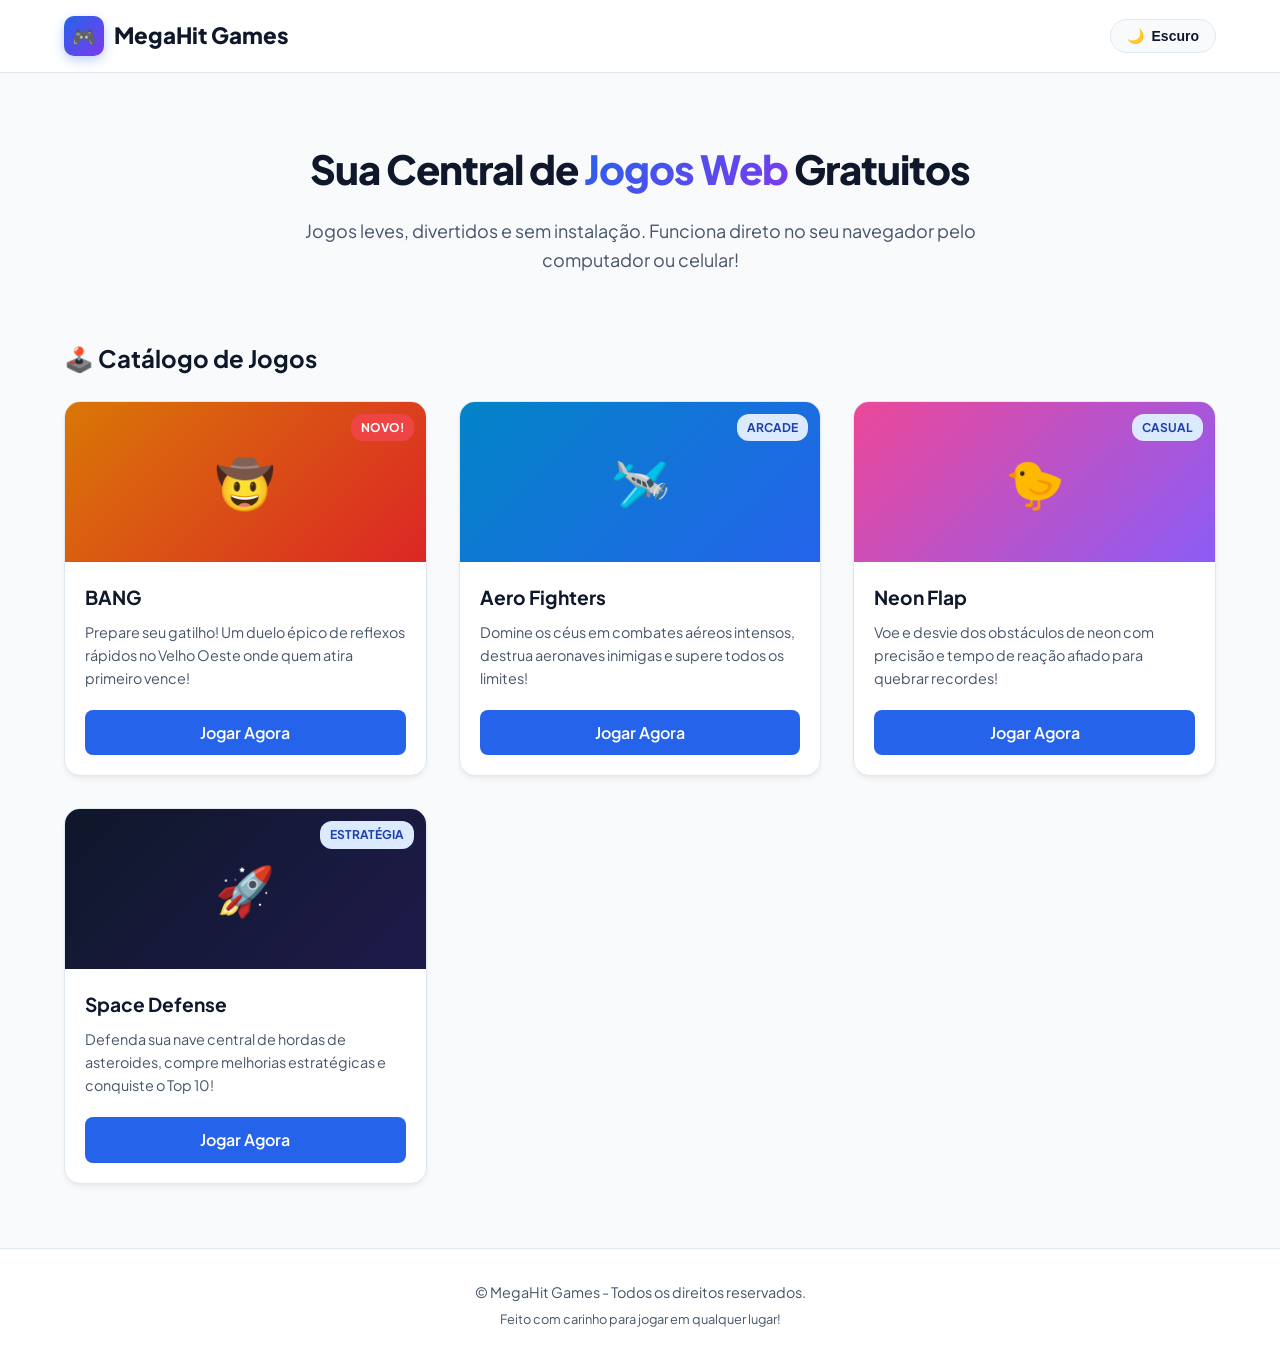
<file: index.html>
<!DOCTYPE html>
<html lang="pt-BR">
<head>
    <meta charset="UTF-8">
    <meta name="viewport" content="width=device-width, initial-scale=1.0">
    <title>MegaHit Games - Sua Plataforma de Jogos Online</title>
    <link rel="preconnect" href="https://fonts.googleapis.com">
    <link rel="preconnect" href="https://fonts.gstatic.com" crossorigin>
    <link href="https://fonts.googleapis.com/css2?family=Plus+Jakarta+Sans:wght@400;600;700;800&display=swap" rel="stylesheet">
    
    <style>
        :root {
            --bg-primary: #f8fafc;
            --bg-card: #ffffff;
            --bg-header: #ffffff;
            --text-primary: #0f172a;
            --text-secondary: #475569;
            --accent: #2563eb;
            --accent-hover: #1d4ed8;
            --border: #e2e8f0;
            --badge-bg: #dbeafe;
            --badge-text: #1e40af;
            --shadow: 0 4px 6px -1px rgba(0, 0, 0, 0.05), 0 2px 4px -2px rgba(0, 0, 0, 0.05);
            --shadow-hover: 0 20px 25px -5px rgba(0, 0, 0, 0.08), 0 8px 10px -6px rgba(0, 0, 0, 0.04);
        }

        [data-theme="dark"] {
            --bg-primary: #0f172a;
            --bg-card: #1e293b;
            --bg-header: #1e293b;
            --text-primary: #f8fafc;
            --text-secondary: #94a3b8;
            --accent: #3b82f6;
            --accent-hover: #60a5fa;
            --border: #334155;
            --badge-bg: #1e3a8a;
            --badge-text: #93c5fd;
            --shadow: 0 4px 6px -1px rgba(0, 0, 0, 0.3);
            --shadow-hover: 0 20px 25px -5px rgba(0, 0, 0, 0.5);
        }

        * {
            box-sizing: border-box;
            margin: 0;
            padding: 0;
            transition: background-color 0.3s ease, color 0.3s ease, border-color 0.3s ease;
        }

        body {
            font-family: 'Plus Jakarta Sans', sans-serif;
            background-color: var(--bg-primary);
            color: var(--text-primary);
            min-height: 100vh;
            display: flex;
            flex-direction: column;
            line-height: 1.6;
        }

        /* HEADER */
        header {
            background-color: var(--bg-header);
            border-bottom: 1px solid var(--border);
            position: sticky;
            top: 0;
            z-index: 100;
            backdrop-filter: blur(8px);
        }

        .header-container {
            max-width: 1200px;
            margin: 0 auto;
            padding: 1rem 1.5rem;
            display: flex;
            justify-content: space-between;
            align-items: center;
        }

        .logo {
            display: flex;
            align-items: center;
            gap: 10px;
            text-decoration: none;
            color: var(--text-primary);
            font-weight: 800;
            font-size: 1.4rem;
        }

        .logo-icon {
            background: linear-gradient(135deg, #2563eb, #7c3aed);
            color: white;
            width: 40px;
            height: 40px;
            border-radius: 10px;
            display: flex;
            align-items: center;
            justify-content: center;
            font-size: 1.2rem;
            box-shadow: 0 4px 12px rgba(37, 99, 235, 0.3);
        }

        .theme-toggle {
            background: var(--bg-primary);
            border: 1px solid var(--border);
            color: var(--text-primary);
            padding: 8px 16px;
            border-radius: 20px;
            cursor: pointer;
            font-weight: 600;
            font-size: 0.875rem;
            display: flex;
            align-items: center;
            gap: 8px;
        }

        .theme-toggle:hover {
            border-color: var(--accent);
        }

        /* HERO SECTION */
        .hero {
            text-align: center;
            padding: 4rem 1.5rem 2rem;
            max-width: 800px;
            margin: 0 auto;
        }

        .hero h1 {
            font-size: 2.5rem;
            font-weight: 800;
            margin-bottom: 1rem;
            letter-spacing: -0.025em;
        }

        .hero h1 span {
            background: linear-gradient(135deg, #2563eb, #7c3aed);
            -webkit-background-clip: text;
            -webkit-text-fill-color: transparent;
        }

        .hero p {
            font-size: 1.125rem;
            color: var(--text-secondary);
        }

        /* GAMES GRID */
        .games-section {
            max-width: 1200px;
            margin: 0 auto;
            padding: 2rem 1.5rem 4rem;
            width: 100%;
            flex: 1;
        }

        .section-title {
            font-size: 1.5rem;
            font-weight: 700;
            margin-bottom: 1.5rem;
            display: flex;
            align-items: center;
            gap: 10px;
        }

        .games-grid {
            display: grid;
            grid-template-columns: repeat(auto-fill, minmax(280px, 1fr));
            gap: 2rem;
        }

        /* CARD JOGO */
        .game-card {
            background-color: var(--bg-card);
            border: 1px solid var(--border);
            border-radius: 16px;
            overflow: hidden;
            box-shadow: var(--shadow);
            display: flex;
            flex-direction: column;
            text-decoration: none;
            color: inherit;
            position: relative;
        }

        .game-card:hover {
            transform: translateY(-4px);
            box-shadow: var(--shadow-hover);
            border-color: var(--accent);
        }

        .card-banner {
            height: 160px;
            background-color: #1e293b;
            position: relative;
            display: flex;
            align-items: center;
            justify-content: center;
            font-size: 3rem;
        }

        /* Banners personalizados com gradientes para cada jogo */
        .banner-game1 { background: linear-gradient(135deg, #0284c7, #2563eb); }
        .banner-game2 { background: linear-gradient(135deg, #ec4899, #8b5cf6); }
        .banner-game3 { background: linear-gradient(135deg, #0f172a, #1e1b4b); }
        .banner-bang  { background: linear-gradient(135deg, #d97706, #dc2626); }
        .banner-coming { background: var(--border); color: var(--text-secondary); }

        .badge {
            position: absolute;
            top: 12px;
            right: 12px;
            background-color: var(--badge-bg);
            color: var(--badge-text);
            padding: 4px 10px;
            border-radius: 12px;
            font-size: 0.75rem;
            font-weight: 700;
            text-transform: uppercase;
        }

        .badge-new {
            background-color: #ef4444;
            color: #ffffff;
        }

        .card-body {
            padding: 1.25rem;
            display: flex;
            flex-direction: column;
            flex: 1;
        }

        .card-title {
            font-size: 1.2rem;
            font-weight: 700;
            margin-bottom: 0.5rem;
        }

        .card-desc {
            font-size: 0.9rem;
            color: var(--text-secondary);
            margin-bottom: 1.25rem;
            flex: 1;
        }

        .card-btn {
            background-color: var(--accent);
            color: #ffffff;
            border: none;
            padding: 10px;
            border-radius: 8px;
            font-weight: 600;
            text-align: center;
            cursor: pointer;
            width: 100%;
        }

        .game-card:hover .card-btn {
            background-color: var(--accent-hover);
        }

        .card-disabled {
            opacity: 0.6;
            cursor: not-allowed;
        }

        .card-disabled:hover {
            transform: none;
            box-shadow: var(--shadow);
            border-color: var(--border);
        }

        /* FOOTER */
        footer {
            background-color: var(--bg-header);
            border-top: 1px solid var(--border);
            padding: 2rem 1.5rem;
            text-align: center;
            color: var(--text-secondary);
            font-size: 0.9rem;
        }

        /* RESPONSIVIDADE */
        @media (max-width: 640px) {
            .hero h1 {
                font-size: 1.8rem;
            }
            .games-grid {
                grid-template-columns: 1fr;
            }
        }
    </style>
</head>
<body>

    <!-- CABEÇALHO DA LANDING PAGE -->
    <header>
        <div class="header-container">
            <a href="#" class="logo">
                <div class="logo-icon">🎮</div>
                <span>MegaHit Games</span>
            </a>
            <button class="theme-toggle" id="themeBtn" onclick="toggleTheme()">
                <span id="themeIcon">🌙</span> <span id="themeText">Escuro</span>
            </button>
        </div>
    </header>

    <!-- HERO SECTION -->
    <section class="hero">
        <h1>Sua Central de <span>Jogos Web</span> Gratuitos</h1>
        <p>Jogos leves, divertidos e sem instalação. Funciona direto no seu navegador pelo computador ou celular!</p>
    </section>

    <!-- GRADE DE JOGOS -->
    <main class="games-section">
        <h2 class="section-title">🕹️ Catálogo de Jogos</h2>

        <div class="games-grid">
            
            <!-- JOGO BANG -->
            <a href="bang/index.html" class="game-card">
                <div class="card-banner banner-bang">
                    <span>🤠</span>
                    <span class="badge badge-new">Novo!</span>
                </div>
                <div class="card-body">
                    <h3 class="card-title">BANG</h3>
                    <p class="card-desc">Prepare seu gatilho! Um duelo épico de reflexos rápidos no Velho Oeste onde quem atira primeiro vence!</p>
                    <div class="card-btn">Jogar Agora</div>
                </div>
            </a>

            <!-- JOGO 1 (AERO FIGHTERS) -->
            <a href="aero-fighters/index.html" class="game-card">
                <div class="card-banner banner-game1">
                    <span>🛩️</span>
                    <span class="badge">Arcade</span>
                </div>
                <div class="card-body">
                    <h3 class="card-title">Aero Fighters</h3>
                    <p class="card-desc">Domine os céus em combates aéreos intensos, destrua aeronaves inimigas e supere todos os limites!</p>
                    <div class="card-btn">Jogar Agora</div>
                </div>
            </a>

            <!-- JOGO 2 (NEON FLAP) -->
            <a href="neon-flap/index.html" class="game-card">
                <div class="card-banner banner-game2">
                    <span>🐤</span>
                    <span class="badge">Casual</span>
                </div>
                <div class="card-body">
                    <h3 class="card-title">Neon Flap</h3>
                    <p class="card-desc">Voe e desvie dos obstáculos de neon com precisão e tempo de reação afiado para quebrar recordes!</p>
                    <div class="card-btn">Jogar Agora</div>
                </div>
            </a>

            <!-- JOGO 3 (SPACE DEFENSE) -->
            <a href="space-defense/index.html" class="game-card">
                <div class="card-banner banner-game3">
                    <span>🚀</span>
                    <span class="badge">Estratégia</span>
                </div>
                <div class="card-body">
                    <h3 class="card-title">Space Defense</h3>
                    <p class="card-desc">Defenda sua nave central de hordas de asteroides, compre melhorias estratégicas e conquiste o Top 10!</p>
                    <div class="card-btn">Jogar Agora</div>
                </div>
            </a>

        </div>
    </main>

    <!-- RODAPÉ -->
    <footer>
        <p>&copy; MegaHit Games - Todos os direitos reservados.</p>
        <p style="font-size: 0.8rem; margin-top: 5px;">Feito com carinho para jogar em qualquer lugar!</p>
    </footer>

    <!-- SCRIPT DE ALTERAÇÃO DE TEMA -->
    <script>
        function setTheme(theme) {
            document.documentElement.setAttribute('data-theme', theme);
            localStorage.setItem('megahit_theme', theme);
            
            const themeIcon = document.getElementById('themeIcon');
            const themeText = document.getElementById('themeText');
            
            if (theme === 'dark') {
                themeIcon.innerText = '☀️';
                themeText.innerText = 'Claro';
            } else {
                themeIcon.innerText = '🌙';
                themeText.innerText = 'Escuro';
            }
        }

        function toggleTheme() {
            const currentTheme = document.documentElement.getAttribute('data-theme') || 'light';
            const newTheme = currentTheme === 'dark' ? 'light' : 'dark';
            setTheme(newTheme);
        }

        // Carrega tema preferido salvo no navegador
        const savedTheme = localStorage.getItem('megahit_theme') || 
            (window.matchMedia('(prefers-color-scheme: dark)').matches ? 'dark' : 'light');
        setTheme(savedTheme);
    </script>
</body>
</html>
</file>
